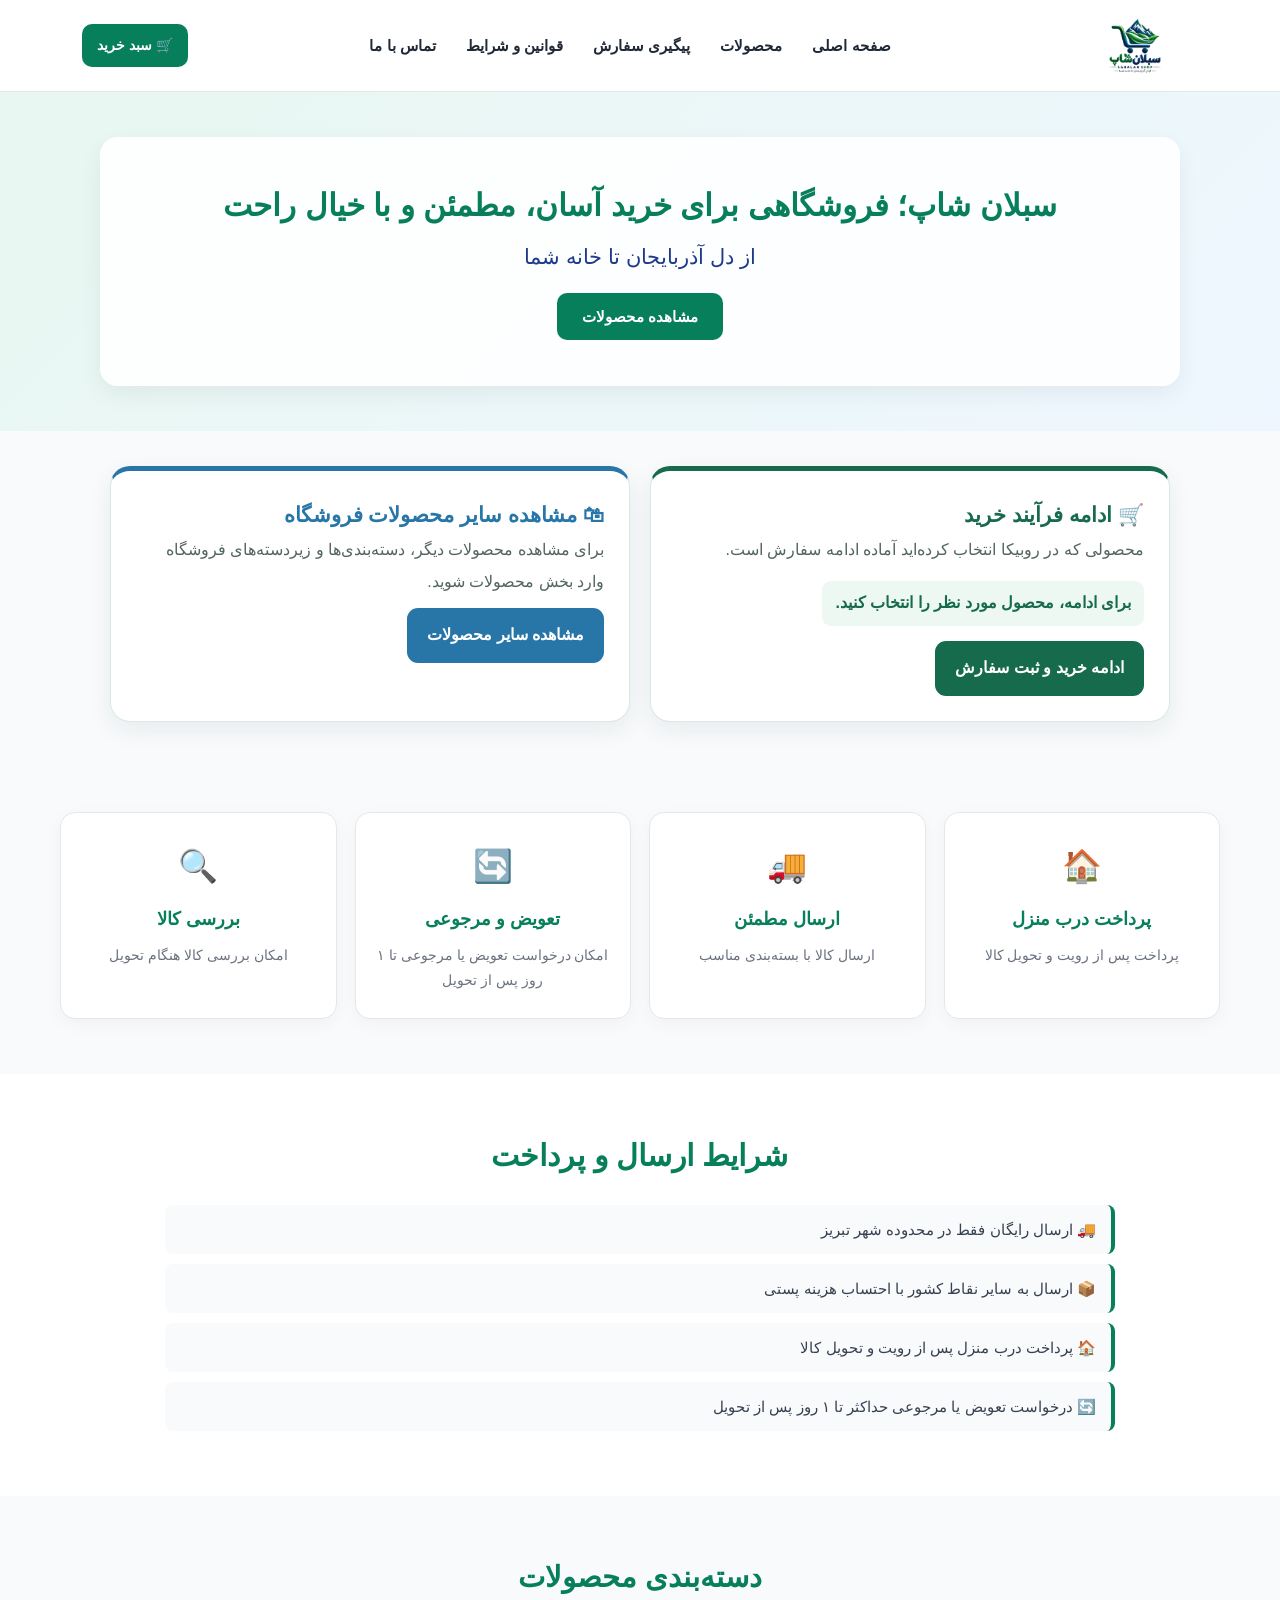
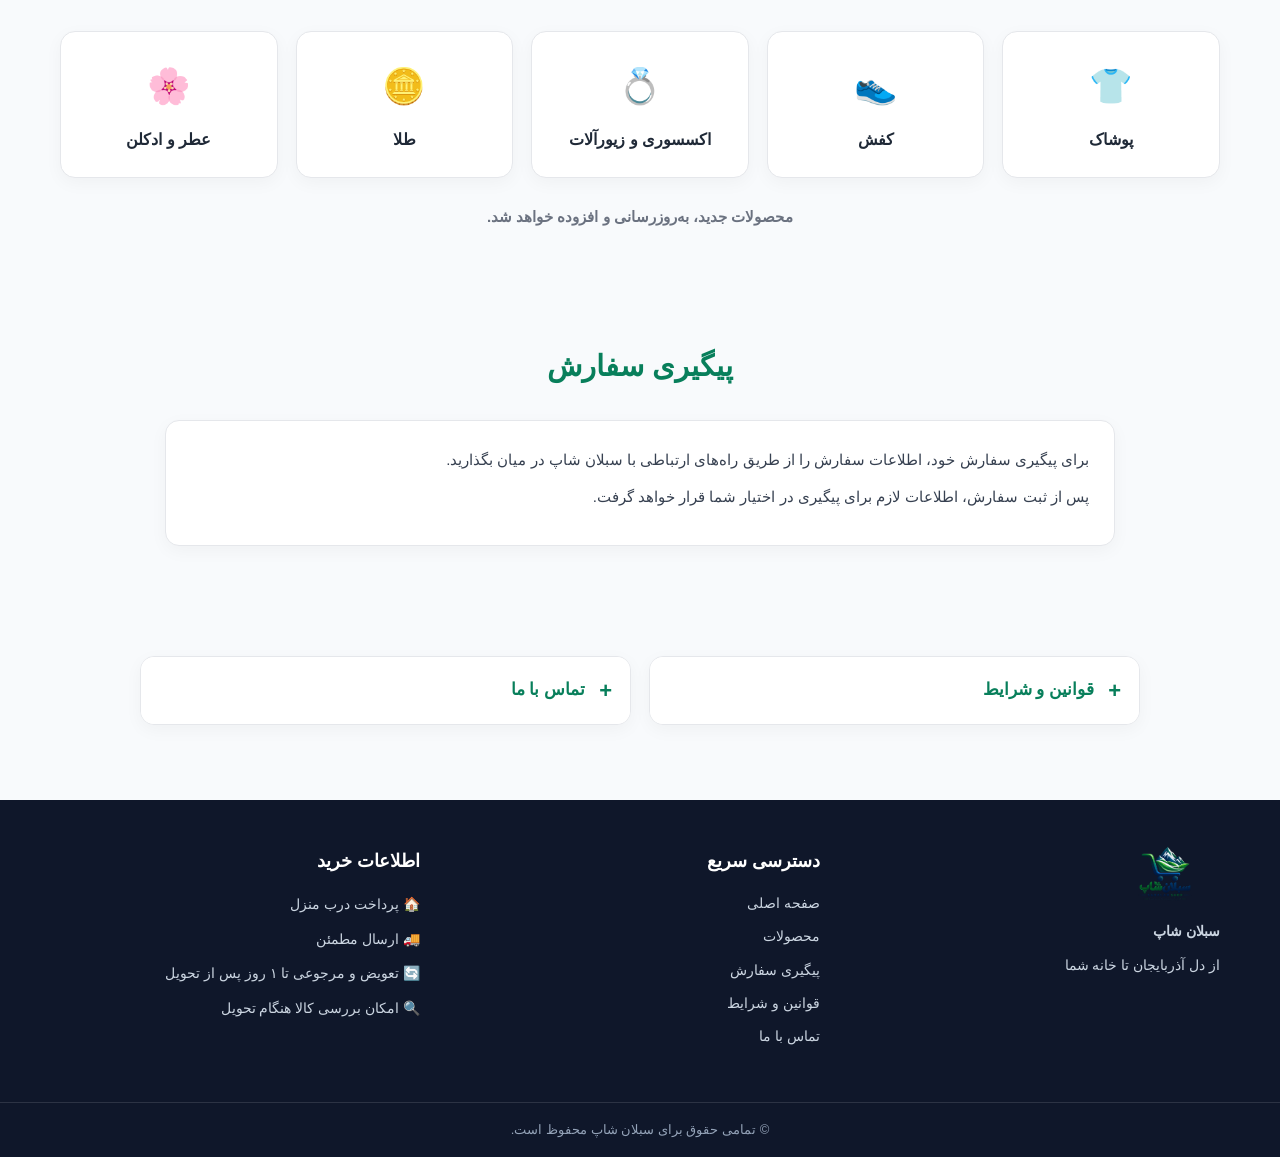
<file: index.html>
<!DOCTYPE html>
<html lang="fa" dir="rtl">
<head>
<meta charset="UTF-8">
<meta name="viewport" content="width=device-width, initial-scale=1.0">
<title>سبلان شاپ | Sabalan Shop</title>
<link rel="stylesheet" href="./css/style.css?v=4">
<style>
.sabalan-tab-content{display:none!important}.sabalan-tab[open] .sabalan-tab-content{display:block!important}.sabalan-tab summary{cursor:pointer}
.bridge-section{max-width:1100px;margin:35px auto;padding:0 20px}.bridge-grid{display:grid;grid-template-columns:1fr 1fr;gap:20px}.bridge-card{background:#fff;border:1px solid #dce9e3;border-radius:20px;padding:25px;box-shadow:0 8px 25px rgba(20,60,46,.07)}.bridge-card.purchase{border-top:5px solid #176b4d}.bridge-card.browse{border-top:5px solid #2876a8}.bridge-card h2{margin-top:0;color:#176b4d;font-size:21px}.bridge-card.browse h2{color:#2876a8}.bridge-card p{line-height:2;color:#53665e}.bridge-code{display:inline-block;background:#eef8f3;border-radius:9px;padding:8px 13px;font-weight:bold;color:#176b4d;margin:5px 0 15px}.bridge-button{display:inline-block;text-decoration:none;border-radius:11px;padding:13px 20px;color:#fff;font-weight:bold;background:#176b4d}.browse .bridge-button{background:#2876a8}.direct-note{display:none;background:#fff8e5;border-right:5px solid #e3a600;border-radius:12px;padding:15px;margin-bottom:20px;line-height:2}.normal-home{display:block}@media(max-width:750px){.bridge-grid{grid-template-columns:1fr}.bridge-card{padding:20px}}
</style>
</head>
<body>
<header class="sabalan-header"><div class="sabalan-header-inner"><div class="sabalan-logo-area"><a href="./index.html" id="logoLink"><img src="./static/images/sabalan_shop_logo.png" alt="سبلان شاپ" class="sabalan-logo"></a></div><nav class="sabalan-menu"><a href="./index.html" id="homeLink">صفحه اصلی</a><a href="./products.html" id="productsLink">محصولات</a><a href="#tracking">پیگیری سفارش</a><a href="#rules">قوانین و شرایط</a><a href="#contact">تماس با ما</a></nav><div class="sabalan-cart"><a href="./products.html" id="cartLink">🛒 سبد خرید</a></div></div></header>
<section class="sabalan-hero"><div class="sabalan-hero-box"><h1>سبلان شاپ؛ فروشگاهی برای خرید آسان، مطمئن و با خیال راحت</h1><p class="sabalan-slogan">از دل آذربایجان تا خانه شما</p><a href="./products.html" id="heroProductsLink" class="sabalan-main-button">مشاهده محصولات</a></div></section>
<section id="rubikaBridge" class="bridge-section" style="display:block"><div id="directNote" class="direct-note">🛒 شما از طریق روبیکا وارد فروشگاه شده‌اید؛ محصول انتخاب‌شده در بخش «ادامه فرآیند خرید» قرار گرفته است.</div><div class="bridge-grid"><div class="bridge-card purchase"><h2>🛒 ادامه فرآیند خرید</h2><p>محصولی که در روبیکا انتخاب کرده‌اید آماده ادامه سفارش است.</p><div id="selectedCode" class="bridge-code">محصول انتخاب‌شده</div><br><a id="continueOrder" class="bridge-button" href="./order.html">ادامه خرید و ثبت سفارش</a></div><div class="bridge-card browse"><h2>🛍 مشاهده سایر محصولات فروشگاه</h2><p>برای مشاهده محصولات دیگر، دسته‌بندی‌ها و زیر‌دسته‌های فروشگاه وارد بخش محصولات شوید.</p><a id="browseProducts" class="bridge-button" href="./products.html">مشاهده سایر محصولات</a></div></div></section>
<section class="sabalan-section normal-home"><div class="sabalan-container"><div class="sabalan-trust-grid"><div class="sabalan-trust-card"><div class="sabalan-trust-icon">🏠</div><h3>پرداخت درب منزل</h3><p>پرداخت پس از رویت و تحویل کالا</p></div><div class="sabalan-trust-card"><div class="sabalan-trust-icon">🚚</div><h3>ارسال مطمئن</h3><p>ارسال کالا با بسته‌بندی مناسب</p></div><div class="sabalan-trust-card"><div class="sabalan-trust-icon">🔄</div><h3>تعویض و مرجوعی</h3><p>امکان درخواست تعویض یا مرجوعی تا ۱ روز پس از تحویل</p></div><div class="sabalan-trust-card"><div class="sabalan-trust-icon">🔍</div><h3>بررسی کالا</h3><p>امکان بررسی کالا هنگام تحویل</p></div></div></div></section>
<section class="sabalan-section sabalan-delivery"><div class="sabalan-container"><h2>شرایط ارسال و پرداخت</h2><div class="sabalan-delivery-box"><p>🚚 ارسال رایگان فقط در محدوده شهر تبریز</p><p>📦 ارسال به سایر نقاط کشور با احتساب هزینه پستی</p><p>🏠 پرداخت درب منزل پس از رویت و تحویل کالا</p><p>🔄 درخواست تعویض یا مرجوعی حداکثر تا ۱ روز پس از تحویل</p></div></div></section>
<section class="sabalan-section"><div class="sabalan-container"><h2 class="sabalan-section-title">دسته‌بندی محصولات</h2><div class="sabalan-category-grid"><a href="./products.html" class="sabalan-category-card"><span class="sabalan-category-icon">👕</span><span>پوشاک</span></a><a href="./products.html" class="sabalan-category-card"><span class="sabalan-category-icon">👟</span><span>کفش</span></a><a href="./products.html" class="sabalan-category-card"><span class="sabalan-category-icon">💍</span><span>اکسسوری و زیورآلات</span></a><a href="./products.html" class="sabalan-category-card"><span class="sabalan-category-icon">🪙</span><span>طلا</span></a><a href="./products.html" class="sabalan-category-card"><span class="sabalan-category-icon">🌸</span><span>عطر و ادکلن</span></a></div><div class="sabalan-products-update">محصولات جدید، به‌روزرسانی و افزوده خواهد شد.</div></div></section>
<section class="sabalan-section" id="tracking"><div class="sabalan-container"><h2 class="sabalan-section-title">پیگیری سفارش</h2><div class="sabalan-tracking-box"><p>برای پیگیری سفارش خود، اطلاعات سفارش را از طریق راه‌های ارتباطی با سبلان شاپ در میان بگذارید.</p><p>پس از ثبت سفارش، اطلاعات لازم برای پیگیری در اختیار شما قرار خواهد گرفت.</p></div></div></section>
<section class="sabalan-section"><div class="sabalan-container"><div class="sabalan-tabs"><details class="sabalan-tab" id="rules"><summary>قوانین و شرایط</summary><div class="sabalan-tab-content"><p>مشتری می‌تواند کالا را هنگام تحویل بررسی کند.</p><p>پرداخت درب منزل پس از رویت و تحویل کالا انجام می‌شود.</p><p>درخواست تعویض یا مرجوعی حداکثر تا ۱ روز پس از تحویل قابل ثبت است.</p><p>ارسال رایگان فقط در محدوده شهر تبریز است.</p><p>ارسال به سایر نقاط کشور با احتساب هزینه پستی انجام می‌شود.</p></div></details><details class="sabalan-tab" id="contact"><summary>تماس با ما</summary><div class="sabalan-tab-content"><p>برای ارتباط با سبلان شاپ و پیگیری سفارش خود می‌توانید از راه‌های ارتباطی اعلام‌شده توسط فروشگاه استفاده کنید.</p><p>سبلان شاپ آماده پاسخگویی به سوالات و درخواست‌های شماست.</p></div></details></div></div></section>
<footer class="sabalan-footer"><div class="sabalan-footer-inner"><div class="sabalan-footer-column sabalan-footer-brand"><a href="./index.html"><img src="./static/images/sabalan_shop_logo.png" alt="لوگوی سبلان شاپ" class="sabalan-footer-logo"></a><p class="sabalan-footer-brand-name">سبلان شاپ</p><p>از دل آذربایجان تا خانه شما</p></div><div class="sabalan-footer-column"><h3>دسترسی سریع</h3><a href="./index.html">صفحه اصلی</a><a href="./products.html">محصولات</a><a href="#tracking">پیگیری سفارش</a><a href="#rules">قوانین و شرایط</a><a href="#contact">تماس با ما</a></div><div class="sabalan-footer-column"><h3>اطلاعات خرید</h3><p>🏠 پرداخت درب منزل</p><p>🚚 ارسال مطمئن</p><p>🔄 تعویض و مرجوعی تا ۱ روز پس از تحویل</p><p>🔍 امکان بررسی کالا هنگام تحویل</p></div></div><div class="sabalan-footer-bottom"><p>© تمامی حقوق برای سبلان شاپ محفوظ است.</p></div></footer>
<script>
(function(){
 const params=new URLSearchParams(location.search); const product=(params.get("product")||"").trim().toUpperCase(); const ref=params.get("customer_ref")||localStorage.getItem("sabalan_customer_ref")||"";
 if(ref) localStorage.setItem("sabalan_customer_ref",ref);
 const withContext=function(href,includeProduct){const u=new URL(href,location.href);if(ref)u.searchParams.set("customer_ref",ref);if(includeProduct&&product)u.searchParams.set("product",product);return u.pathname.split('/').pop()+(u.search?'?'+u.searchParams.toString():'')};
 ["logoLink","homeLink","productsLink","cartLink","heroProductsLink"].forEach(id=>{const a=document.getElementById(id);if(a)a.href=withContext(a.getAttribute("href"),false)});
 document.getElementById("continueOrder").href=withContext("./order.html",true);
 document.getElementById("browseProducts").href=withContext("./products.html",false);
 if(product){document.getElementById("directNote").style.display="block";document.getElementById("selectedCode").textContent="کد محصول: "+product;}else{document.getElementById("selectedCode").textContent="برای ادامه، محصول مورد نظر را انتخاب کنید.";}
})();
</script>
</body>
</html>
</file>
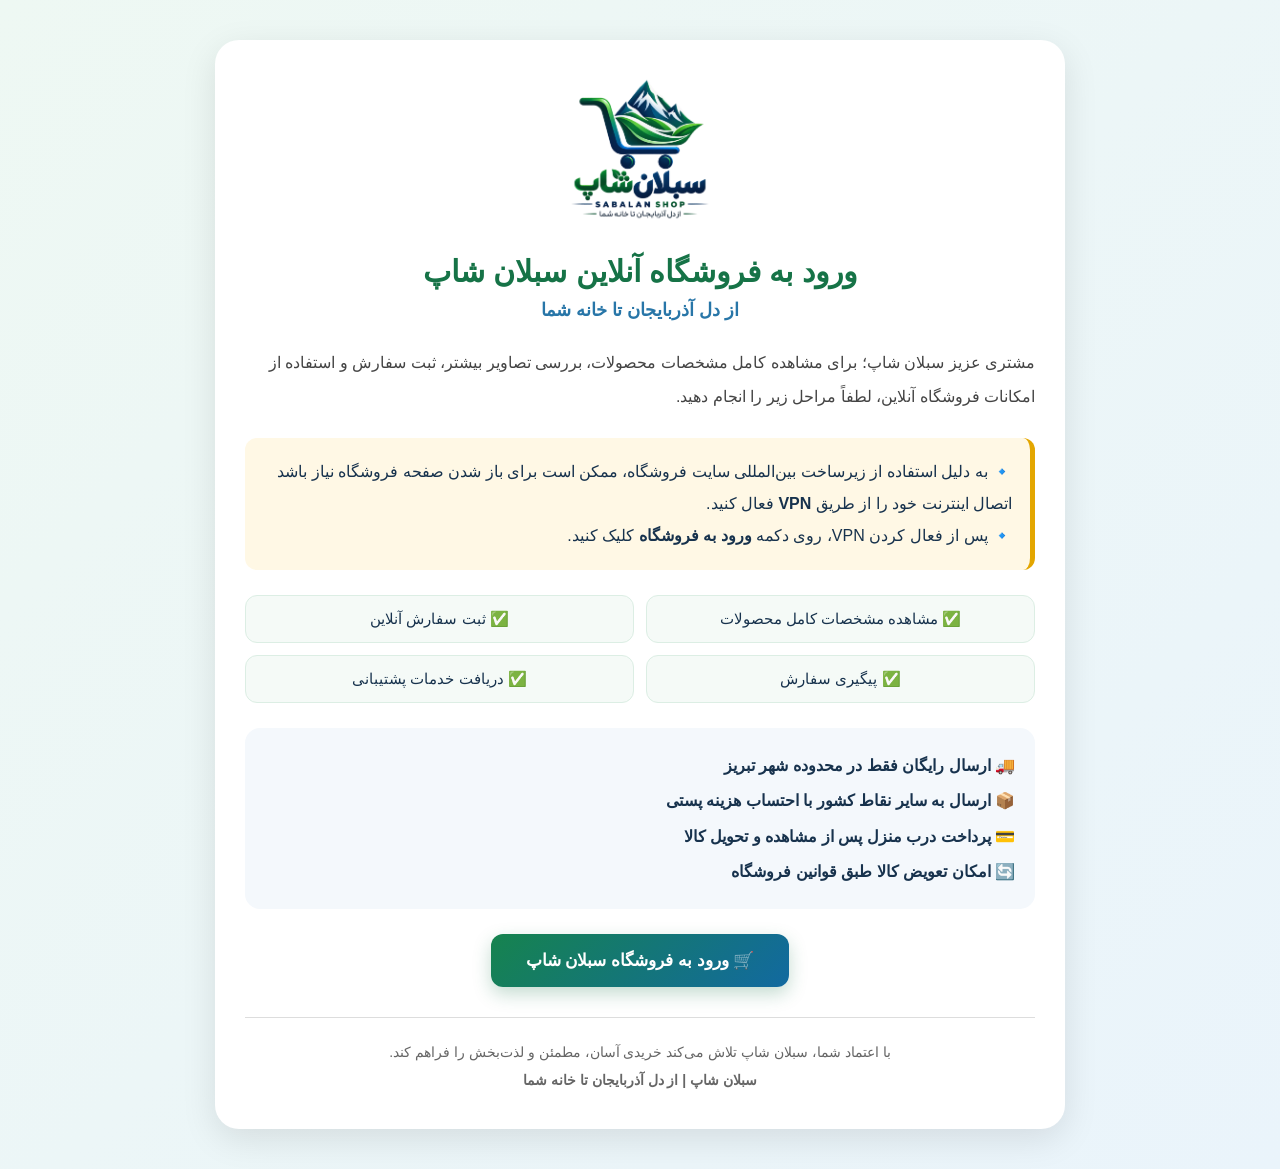
<file: landing.html>
<!DOCTYPE html>
<html lang="fa" dir="rtl">

<head>
    <meta charset="UTF-8">
    <meta name="viewport" content="width=device-width, initial-scale=1.0">

    <title>ورود به فروشگاه سبلان شاپ</title>

    <style>
        * {
            box-sizing: border-box;
        }

        body {
            margin: 0;
            font-family: Tahoma, Arial, sans-serif;
            background: linear-gradient(135deg, #eef8f3, #eaf4fb);
            color: #17324d;
        }

        .container {
            width: min(92%, 850px);
            margin: 40px auto;
        }

        .card {
            background: #ffffff;
            border-radius: 24px;
            padding: 35px 30px;
            box-shadow: 0 10px 35px rgba(0, 0, 0, 0.10);
            text-align: center;
        }

        .logo {
            width: 150px;
            max-width: 60%;
            margin-bottom: 15px;
        }

        h1 {
            margin: 10px 0;
            color: #167347;
            font-size: 30px;
        }

        .slogan {
            color: #2876a8;
            font-size: 18px;
            font-weight: bold;
            margin-bottom: 25px;
        }

        .intro {
            line-height: 2.1;
            font-size: 16px;
            color: #444;
            text-align: right;
            margin-bottom: 25px;
        }

        .notice {
            background: #fff8e5;
            border-right: 5px solid #e3a600;
            padding: 18px;
            border-radius: 12px;
            text-align: right;
            line-height: 2;
            margin-bottom: 25px;
        }

        .features {
            display: grid;
            grid-template-columns: repeat(2, 1fr);
            gap: 12px;
            margin: 25px 0;
        }

        .feature {
            background: #f5faf7;
            border: 1px solid #dceee4;
            border-radius: 12px;
            padding: 14px;
            font-size: 15px;
        }

        .services {
            background: #f4f8fc;
            border-radius: 15px;
            padding: 20px;
            text-align: right;
            line-height: 2.2;
            margin: 25px 0;
        }

        .shop-button {
            display: inline-block;
            text-decoration: none;
            background: linear-gradient(135deg, #16834e, #1269a0);
            color: white;
            padding: 16px 35px;
            border-radius: 12px;
            font-size: 17px;
            font-weight: bold;
            box-shadow: 0 7px 18px rgba(22, 115, 71, 0.25);
            transition: 0.2s;
        }

        .shop-button:hover {
            transform: translateY(-2px);
        }

        .footer {
            margin-top: 30px;
            padding-top: 20px;
            border-top: 1px solid #ddd;
            color: #666;
            line-height: 2;
            font-size: 14px;
        }

        @media (max-width: 600px) {
            .container {
                width: 94%;
                margin: 20px auto;
            }

            .card {
                padding: 25px 18px;
            }

            h1 {
                font-size: 24px;
            }

            .features {
                grid-template-columns: 1fr;
            }

            .shop-button {
                width: 100%;
                padding: 15px 10px;
            }
        }
    </style>
</head>

<body>

    <div class="container">

        <div class="card">

            <img
                src="static/images/sabalan_shop_logo.png"
                alt="سبلان شاپ"
                class="logo"
            >

            <h1>ورود به فروشگاه آنلاین سبلان شاپ</h1>

            <div class="slogan">
                از دل آذربایجان تا خانه شما
            </div>

            <div class="intro">
                مشتری عزیز سبلان شاپ؛ برای مشاهده کامل مشخصات محصولات،
                بررسی تصاویر بیشتر، ثبت سفارش و استفاده از امکانات فروشگاه آنلاین،
                لطفاً مراحل زیر را انجام دهید.
            </div>

            <div class="notice">
                🔹 به دلیل استفاده از زیرساخت بین‌المللی سایت فروشگاه،
                ممکن است برای باز شدن صفحه فروشگاه نیاز باشد اتصال اینترنت خود
                را از طریق <strong>VPN</strong> فعال کنید.
                <br>
                🔹 پس از فعال کردن VPN، روی دکمه
                <strong>ورود به فروشگاه</strong>
                کلیک کنید.
            </div>

            <div class="features">

                <div class="feature">
                    ✅ مشاهده مشخصات کامل محصولات
                </div>

                <div class="feature">
                    ✅ ثبت سفارش آنلاین
                </div>

                <div class="feature">
                    ✅ پیگیری سفارش
                </div>

                <div class="feature">
                    ✅ دریافت خدمات پشتیبانی
                </div>

            </div>

            <div class="services">

                🚚 <strong>ارسال رایگان فقط در محدوده شهر تبریز</strong>
                <br>

                📦 <strong>ارسال به سایر نقاط کشور با احتساب هزینه پستی</strong>
                <br>

                💳 <strong>پرداخت درب منزل پس از مشاهده و تحویل کالا</strong>
                <br>

                🔄 <strong>امکان تعویض کالا طبق قوانین فروشگاه</strong>

            </div>

            <a
                id="shopLink"
                class="shop-button"
                href="site/index.html"
            >
                🛒 ورود به فروشگاه سبلان شاپ
            </a>

            <div class="footer">

                با اعتماد شما، سبلان شاپ تلاش می‌کند
                خریدی آسان، مطمئن و لذت‌بخش را فراهم کند.

                <br>

                <strong>سبلان شاپ | از دل آذربایجان تا خانه شما</strong>

            </div>

        </div>

    </div>

    <script>
        const params = new URLSearchParams(window.location.search);

        const product = params.get("product") || "";
        const customer = params.get("customer_ref") || "";

        let target = "site/index.html";

        const query = new URLSearchParams();

        if (product) {
            query.set("product", product);
        }

        if (customer) {
            query.set("customer_ref", customer);
        }

        if (query.toString()) {
            target += "?" + query.toString();
        }

        document.getElementById("shopLink").href = target;
    </script>

</body>

</html>
</file>
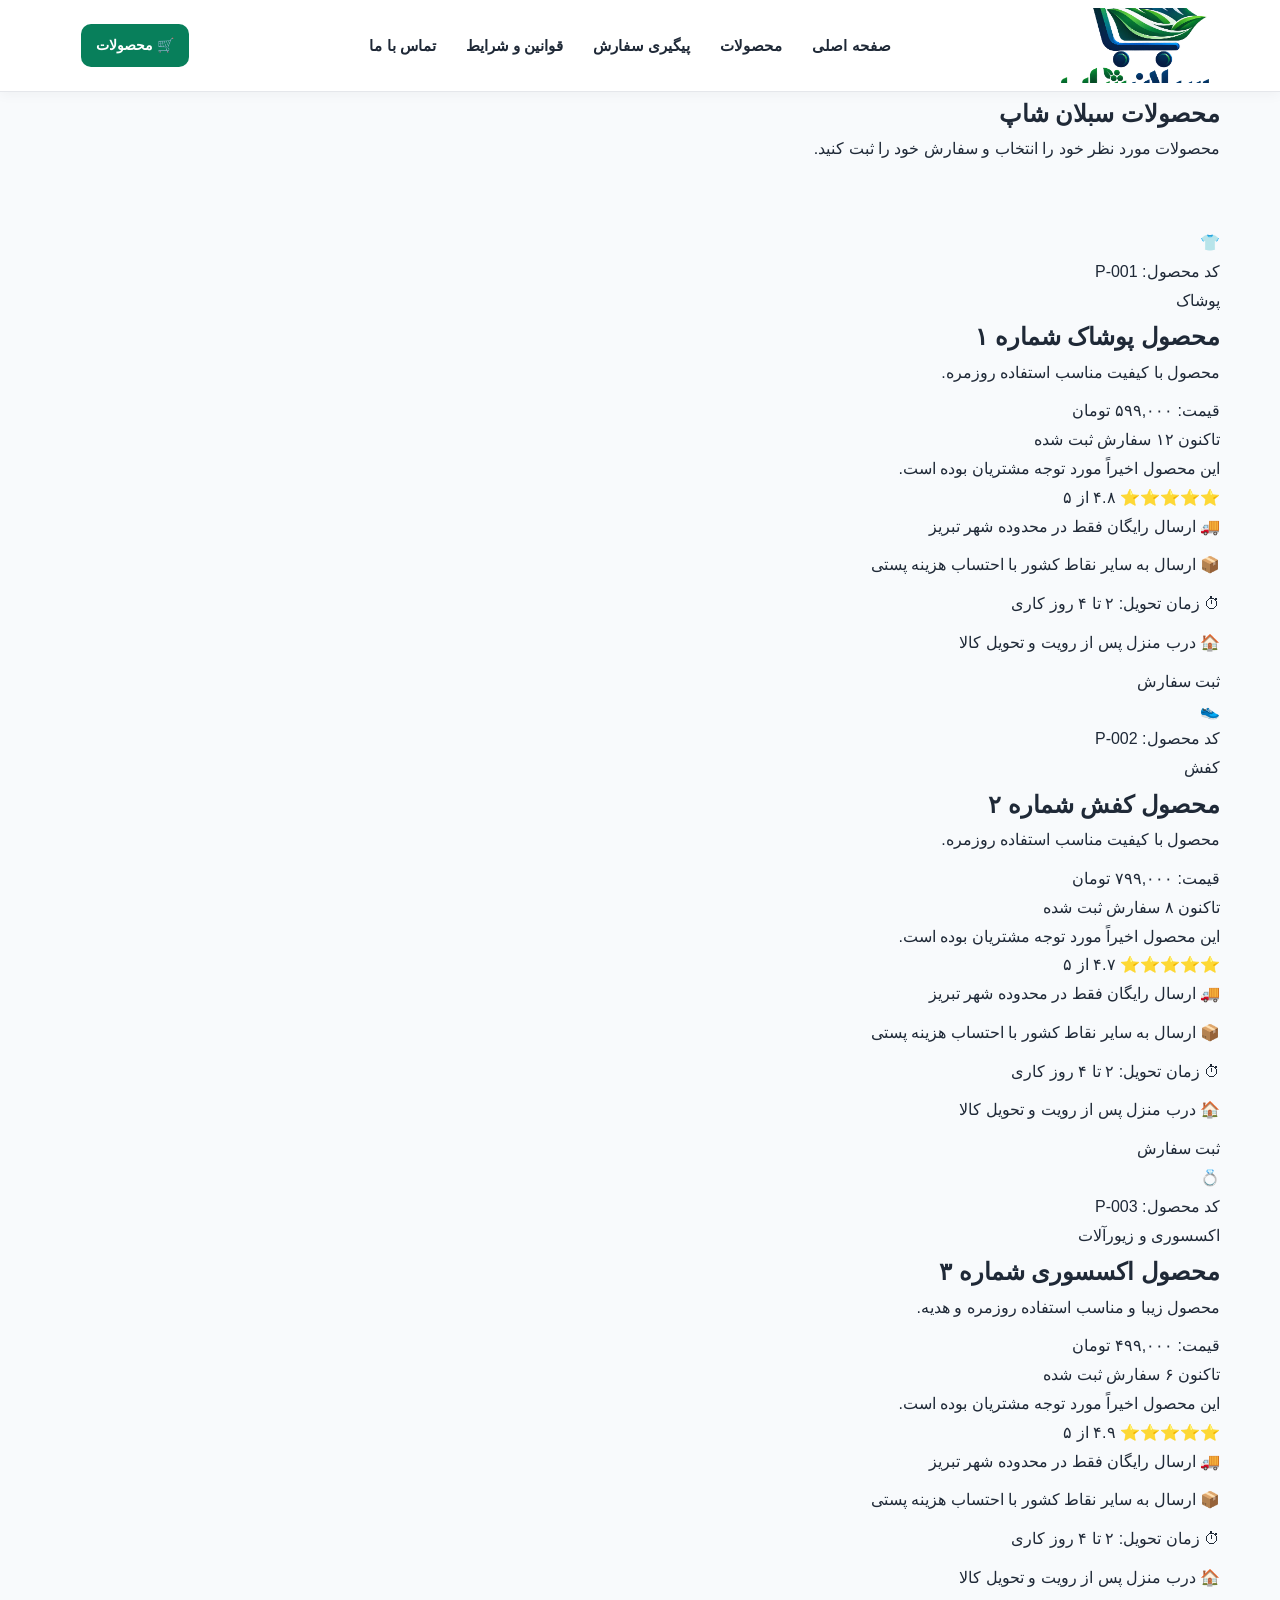
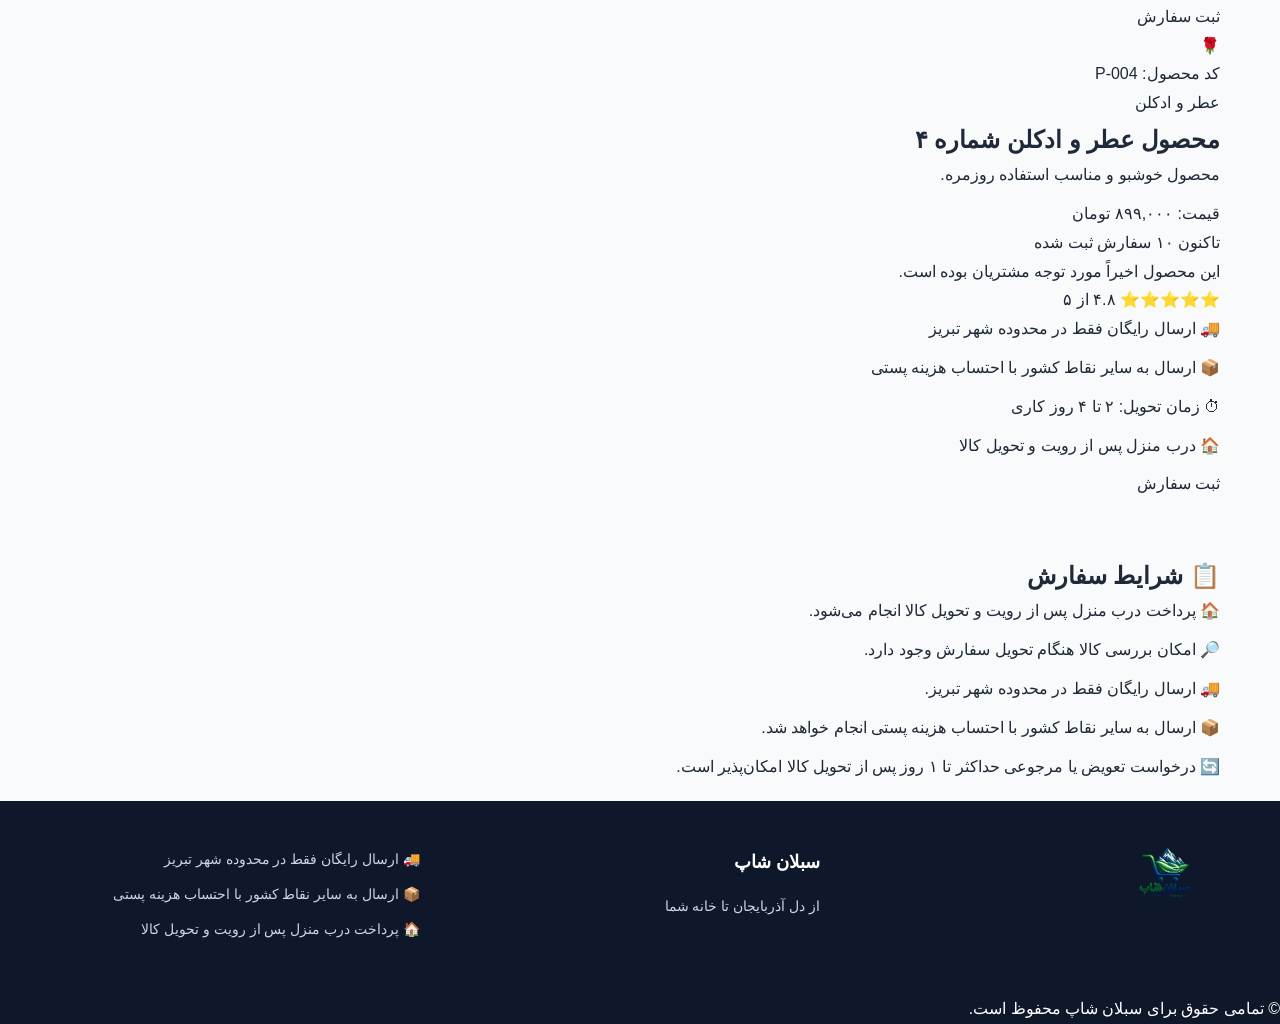
<file: products.html>
<!DOCTYPE html>
<html lang="fa" dir="rtl">

<head>

    <meta charset="UTF-8">

    <meta name="viewport" content="width=device-width, initial-scale=1.0">

    <title>محصولات | سبلان شاپ</title>

    <link rel="stylesheet" href="./css/style.css?v=2">

</head>


<body>


<header class="sabalan-header">

    <div class="sabalan-header-inner">


        <div class="sabalan-logo-area">

            <a href="./index.html">

                <img
                    src="./static/images/sabalan_shop_logo.png"
                    alt="لوگوی سبلان شاپ"
                    class="sabalan-header-logo"
                    onerror="this.onerror=null;this.src='./site/static/images/sabalan_shop_logo.png';"
                >

            </a>

        </div>


        <nav class="sabalan-menu">

            <a href="./index.html">صفحه اصلی</a>

            <a href="./products.html">محصولات</a>

            <a href="./index.html#tracking">پیگیری سفارش</a>

            <a href="./index.html#rules">قوانین و شرایط</a>

            <a href="./index.html#contact">تماس با ما</a>

        </nav>


        <div class="sabalan-cart">

            <a href="./products.html">
                🛒 محصولات
            </a>

        </div>


    </div>

</header>



<main>


    <!-- عنوان صفحه -->

    <section class="sabalan-page-title">

        <div class="sabalan-container">

            <h1>
                محصولات سبلان شاپ
            </h1>

            <p>
                محصولات مورد نظر خود را انتخاب و سفارش خود را ثبت کنید.
            </p>

        </div>

    </section>



    <!-- محصولات -->

    <section class="sabalan-section">

        <div class="sabalan-container">

            <div class="sabalan-products-grid">


                <!-- محصول P-001 -->

                <div class="sabalan-product-card">

                    <div class="sabalan-product-image">
                        👕
                    </div>

                    <div class="sabalan-product-content">

                        <div class="sabalan-product-code">
                            کد محصول: P-001
                        </div>

                        <div class="sabalan-product-category">
                            پوشاک
                        </div>

                        <h2 class="sabalan-product-title">
                            محصول پوشاک شماره ۱
                        </h2>

                        <p class="sabalan-product-description">
                            محصول با کیفیت مناسب استفاده روزمره.
                        </p>

                        <div class="sabalan-product-price">
                            قیمت: ۵۹۹,۰۰۰ تومان
                        </div>

                        <div class="sabalan-product-orders">
                            تاکنون ۱۲ سفارش ثبت شده
                        </div>

                        <div class="sabalan-product-popular">
                            این محصول اخیراً مورد توجه مشتریان بوده است.
                        </div>

                        <div class="sabalan-product-rating">
                            ⭐⭐⭐⭐⭐
                            <span>۴.۸ از ۵</span>
                        </div>

                        <div class="sabalan-product-details">

                            <p>
                                🚚 ارسال رایگان فقط در محدوده شهر تبریز
                            </p>

                            <p>
                                📦 ارسال به سایر نقاط کشور با احتساب هزینه پستی
                            </p>

                            <p>
                                ⏱ زمان تحویل: ۲ تا ۴ روز کاری
                            </p>

                            <p>
                                🏠 درب منزل پس از رویت و تحویل کالا
                            </p>

                        </div>

                        <a href="#" class="sabalan-order-button">
                            ثبت سفارش
                        </a>

                    </div>

                </div>



                <!-- محصول P-002 -->

                <div class="sabalan-product-card">

                    <div class="sabalan-product-image">
                        👟
                    </div>

                    <div class="sabalan-product-content">

                        <div class="sabalan-product-code">
                            کد محصول: P-002
                        </div>

                        <div class="sabalan-product-category">
                            کفش
                        </div>

                        <h2 class="sabalan-product-title">
                            محصول کفش شماره ۲
                        </h2>

                        <p class="sabalan-product-description">
                            محصول با کیفیت مناسب استفاده روزمره.
                        </p>

                        <div class="sabalan-product-price">
                            قیمت: ۷۹۹,۰۰۰ تومان
                        </div>

                        <div class="sabalan-product-orders">
                            تاکنون ۸ سفارش ثبت شده
                        </div>

                        <div class="sabalan-product-popular">
                            این محصول اخیراً مورد توجه مشتریان بوده است.
                        </div>

                        <div class="sabalan-product-rating">
                            ⭐⭐⭐⭐⭐
                            <span>۴.۷ از ۵</span>
                        </div>

                        <div class="sabalan-product-details">

                            <p>
                                🚚 ارسال رایگان فقط در محدوده شهر تبریز
                            </p>

                            <p>
                                📦 ارسال به سایر نقاط کشور با احتساب هزینه پستی
                            </p>

                            <p>
                                ⏱ زمان تحویل: ۲ تا ۴ روز کاری
                            </p>

                            <p>
                                🏠 درب منزل پس از رویت و تحویل کالا
                            </p>

                        </div>

                        <a href="#" class="sabalan-order-button">
                            ثبت سفارش
                        </a>

                    </div>

                </div>



                <!-- محصول P-003 -->

                <div class="sabalan-product-card">

                    <div class="sabalan-product-image">
                        💍
                    </div>

                    <div class="sabalan-product-content">

                        <div class="sabalan-product-code">
                            کد محصول: P-003
                        </div>

                        <div class="sabalan-product-category">
                            اکسسوری و زیورآلات
                        </div>

                        <h2 class="sabalan-product-title">
                            محصول اکسسوری شماره ۳
                        </h2>

                        <p class="sabalan-product-description">
                            محصول زیبا و مناسب استفاده روزمره و هدیه.
                        </p>

                        <div class="sabalan-product-price">
                            قیمت: ۴۹۹,۰۰۰ تومان
                        </div>

                        <div class="sabalan-product-orders">
                            تاکنون ۶ سفارش ثبت شده
                        </div>

                        <div class="sabalan-product-popular">
                            این محصول اخیراً مورد توجه مشتریان بوده است.
                        </div>

                        <div class="sabalan-product-rating">
                            ⭐⭐⭐⭐⭐
                            <span>۴.۹ از ۵</span>
                        </div>

                        <div class="sabalan-product-details">

                            <p>
                                🚚 ارسال رایگان فقط در محدوده شهر تبریز
                            </p>

                            <p>
                                📦 ارسال به سایر نقاط کشور با احتساب هزینه پستی
                            </p>

                            <p>
                                ⏱ زمان تحویل: ۲ تا ۴ روز کاری
                            </p>

                            <p>
                                🏠 درب منزل پس از رویت و تحویل کالا
                            </p>

                        </div>

                        <a href="#" class="sabalan-order-button">
                            ثبت سفارش
                        </a>

                    </div>

                </div>



                <!-- محصول P-004 -->

                <div class="sabalan-product-card">

                    <div class="sabalan-product-image">
                        🌹
                    </div>

                    <div class="sabalan-product-content">

                        <div class="sabalan-product-code">
                            کد محصول: P-004
                        </div>

                        <div class="sabalan-product-category">
                            عطر و ادکلن
                        </div>

                        <h2 class="sabalan-product-title">
                            محصول عطر و ادکلن شماره ۴
                        </h2>

                        <p class="sabalan-product-description">
                            محصول خوشبو و مناسب استفاده روزمره.
                        </p>

                        <div class="sabalan-product-price">
                            قیمت: ۸۹۹,۰۰۰ تومان
                        </div>

                        <div class="sabalan-product-orders">
                            تاکنون ۱۰ سفارش ثبت شده
                        </div>

                        <div class="sabalan-product-popular">
                            این محصول اخیراً مورد توجه مشتریان بوده است.
                        </div>

                        <div class="sabalan-product-rating">
                            ⭐⭐⭐⭐⭐
                            <span>۴.۸ از ۵</span>
                        </div>

                        <div class="sabalan-product-details">

                            <p>
                                🚚 ارسال رایگان فقط در محدوده شهر تبریز
                            </p>

                            <p>
                                📦 ارسال به سایر نقاط کشور با احتساب هزینه پستی
                            </p>

                            <p>
                                ⏱ زمان تحویل: ۲ تا ۴ روز کاری
                            </p>

                            <p>
                                🏠 درب منزل پس از رویت و تحویل کالا
                            </p>

                        </div>

                        <a href="#" class="sabalan-order-button">
                            ثبت سفارش
                        </a>

                    </div>

                </div>


            </div>

        </div>

    </section>



    <!-- شرایط سفارش -->

    <section class="sabalan-conditions">

        <div class="sabalan-container">

            <h2>
                📋 شرایط سفارش
            </h2>

            <div class="sabalan-conditions-box">

                <p>
                    🏠 پرداخت درب منزل پس از رویت و تحویل کالا انجام می‌شود.
                </p>

                <p>
                    🔎 امکان بررسی کالا هنگام تحویل سفارش وجود دارد.
                </p>

                <p>
                    🚚 ارسال رایگان فقط در محدوده شهر تبریز.
                </p>

                <p>
                    📦 ارسال به سایر نقاط کشور با احتساب هزینه پستی انجام خواهد شد.
                </p>

                <p>
                    🔄 درخواست تعویض یا مرجوعی حداکثر تا ۱ روز پس از تحویل کالا امکان‌پذیر است.
                </p>

            </div>

        </div>

    </section>


</main>



<!-- فوتر -->

<footer class="sabalan-footer">

    <div class="sabalan-footer-inner">


        <div class="sabalan-footer-logo-box">

            <img
                src="./static/images/sabalan_shop_logo.png"
                alt="لوگوی سبلان شاپ"
                class="sabalan-footer-logo"
                onerror="this.onerror=null;this.src='./site/static/images/sabalan_shop_logo.png';"
            >

        </div>


        <div class="sabalan-footer-column">

            <h3>
                سبلان شاپ
            </h3>

            <p>
                از دل آذربایجان تا خانه شما
            </p>

        </div>


        <div class="sabalan-footer-column">

            <p>
                🚚 ارسال رایگان فقط در محدوده شهر تبریز
            </p>

            <p>
                📦 ارسال به سایر نقاط کشور با احتساب هزینه پستی
            </p>

            <p>
                🏠 پرداخت درب منزل پس از رویت و تحویل کالا
            </p>

        </div>


    </div>


    <div class="sabalan-copyright">

        © تمامی حقوق برای سبلان شاپ محفوظ است.

    </div>

</footer>


</body>
</html>
</file>
<file: css/style.css>
/* =========================================================
   SABALAN SHOP
   Main Stylesheet
   ========================================================= */


/* ================= RESET ================= */

* {
    box-sizing: border-box;
    margin: 0;
    padding: 0;
}


html {
    scroll-behavior: smooth;
}


body {
    direction: rtl;
    font-family: Tahoma, Arial, sans-serif;
    background: #f8fafc;
    color: #1f2937;
    line-height: 1.8;
}


a {
    text-decoration: none;
    color: inherit;
}


img {
    max-width: 100%;
    display: block;
}


p {
    margin-bottom: 10px;
}


/* ================= CONTAINER ================= */

.sabalan-container {
    width: 100%;
    max-width: 1200px;
    margin-left: auto;
    margin-right: auto;
    padding-left: 20px;
    padding-right: 20px;
}


/* ================= HEADER ================= */

.sabalan-header {
    width: 100%;
    background: #ffffff;
    border-bottom: 1px solid #e5e7eb;
    box-shadow: 0 3px 12px rgba(0, 0, 0, 0.04);
}


.sabalan-header-inner {
    width: 100%;
    max-width: 1200px;
    min-height: 90px;
    margin-left: auto;
    margin-right: auto;
    padding: 8px 20px;

    display: grid;
    grid-template-columns: 170px 1fr 150px;
    align-items: center;
    gap: 20px;
}


/* ================= TOP LOGO ================= */

.sabalan-logo-area {
    width: 170px;
    height: 75px;

    display: flex;
    align-items: center;
    justify-content: flex-start;

    overflow: hidden;
}


.sabalan-logo-area a {
    display: flex;
    align-items: center;
    justify-content: center;

    width: 100%;
    height: 100%;
}


.sabalan-logo {
    width: 120px !important;
    height: 58px !important;

    max-width: 120px !important;
    max-height: 58px !important;

    object-fit: contain !important;

    display: block !important;
}


/* ================= MENU ================= */

.sabalan-menu {
    display: flex;
    align-items: center;
    justify-content: center;
    flex-wrap: wrap;
    gap: 22px;
}


.sabalan-menu a {
    color: #1f2937;
    font-size: 15px;
    font-weight: 700;

    padding: 7px 4px;

    transition: color 0.2s ease;
}


.sabalan-menu a:hover {
    color: #087f5b;
}


/* ================= CART ================= */

.sabalan-cart {
    width: 150px;

    display: flex;
    justify-content: center;
    align-items: center;
}


.sabalan-cart a {
    background: #087f5b;
    color: #ffffff;

    padding: 9px 15px;

    border-radius: 10px;

    font-size: 14px;
    font-weight: 700;

    white-space: nowrap;
}


.sabalan-cart a:hover {
    background: #066b4d;
}


/* ================= HERO ================= */

.sabalan-hero {
    width: 100%;

    background:
        linear-gradient(
            135deg,
            #e8f7f1,
            #eef7ff
        );

    padding: 45px 20px;
}


.sabalan-hero-box {
    width: 100%;
    max-width: 1080px;

    min-height: 245px;

    margin-left: auto;
    margin-right: auto;

    padding: 45px 35px;

    background: rgba(255, 255, 255, 0.88);

    border: 1px solid rgba(255, 255, 255, 0.95);

    border-radius: 18px;

    box-shadow:
        0 8px 25px rgba(0, 0, 0, 0.06);

    text-align: center;

    overflow: hidden;
}


/* MAIN HERO TITLE */

.sabalan-hero h1 {
    color: #087f5b;

    font-size: 31px;

    font-weight: 800;

    line-height: 1.5;

    margin-bottom: 8px;

    text-align: center;

    white-space: nowrap;
}


/* SLOGAN */

.sabalan-hero .sabalan-slogan {
    color: #1e3a8a;

    font-size: 21px;

    font-weight: normal;

    line-height: 1.8;

    margin-bottom: 18px;

    text-align: center;
}


/* MAIN BUTTON */

.sabalan-main-button {
    display: inline-block;

    background: #087f5b;
    color: #ffffff;

    padding: 10px 25px;

    border-radius: 10px;

    font-size: 15px;
    font-weight: 700;

    transition: 0.2s ease;
}


.sabalan-main-button:hover {
    background: #066b4d;
    transform: translateY(-1px);
}


/* ================= GENERAL SECTION ================= */

.sabalan-section {
    width: 100%;
    padding: 55px 0;
}


/* ================= TRUST ================= */

.sabalan-trust-grid {
    width: 100%;

    display: grid;

    grid-template-columns:
        repeat(4, minmax(0, 1fr));

    gap: 18px;
}


.sabalan-trust-card {
    background: #ffffff;

    border: 1px solid #e5e7eb;

    border-radius: 15px;

    padding: 25px 18px;

    text-align: center;

    box-shadow:
        0 5px 18px rgba(0, 0, 0, 0.04);
}


.sabalan-trust-icon {
    font-size: 32px;
    margin-bottom: 8px;
}


.sabalan-trust-card h3 {
    color: #087f5b;

    font-size: 18px;

    margin-bottom: 7px;
}


.sabalan-trust-card p {
    color: #6b7280;

    font-size: 14px;

    margin-bottom: 0;
}


/* ================= DELIVERY ================= */

.sabalan-delivery {
    background: #ffffff;
}


.sabalan-delivery h2 {
    text-align: center;

    color: #087f5b;

    font-size: 30px;

    margin-bottom: 22px;
}


.sabalan-delivery-box {
    max-width: 950px;

    margin-left: auto;
    margin-right: auto;

    text-align: right;
}


.sabalan-delivery-box p {
    background: #f8fafc;

    border-right: 4px solid #087f5b;

    border-radius: 8px;

    padding: 11px 15px;

    margin-bottom: 10px;

    color: #374151;

    font-size: 15px;
}


/* ================= SECTION TITLE ================= */

.sabalan-section-title {
    color: #087f5b;

    font-size: 29px;

    text-align: center;

    margin-bottom: 28px;
}


/* ================= CATEGORIES ================= */

.sabalan-category-grid {
    width: 100%;

    display: grid;

    grid-template-columns:
        repeat(5, minmax(0, 1fr));

    gap: 18px;
}


.sabalan-category-card {
    min-height: 135px;

    background: #ffffff;

    border: 1px solid #e5e7eb;

    border-radius: 15px;

    padding: 22px 15px;

    display: flex;

    flex-direction: column;

    align-items: center;

    justify-content: center;

    gap: 9px;

    color: #1f2937;

    font-size: 16px;

    font-weight: 700;

    box-shadow:
        0 5px 18px rgba(0, 0, 0, 0.04);

    transition: 0.2s ease;
}


.sabalan-category-card:hover {
    transform: translateY(-3px);

    border-color: #087f5b;

    color: #087f5b;
}


.sabalan-category-icon {
    font-size: 35px;
}


/* PRODUCTS UPDATE TEXT */

.sabalan-products-update {
    margin-top: 25px;

    text-align: center;

    color: #6b7280;

    font-size: 15px;

    font-weight: 600;
}


/* ================= TRACKING ================= */

.sabalan-tracking-box {
    max-width: 950px;

    margin-left: auto;
    margin-right: auto;

    text-align: right;

    background: #ffffff;

    border: 1px solid #e5e7eb;

    border-radius: 14px;

    padding: 25px;

    box-shadow:
        0 5px 18px rgba(0, 0, 0, 0.04);
}


.sabalan-tracking-box p {
    color: #374151;

    font-size: 15px;
}


/* ================= TABS ================= */

.sabalan-tabs {
    width: 100%;

    max-width: 1000px;

    margin-left: auto;
    margin-right: auto;

    display: grid;

    grid-template-columns:
        repeat(2, minmax(0, 1fr));

    gap: 18px;

    align-items: start;
}


.sabalan-tab {
    background: #ffffff;

    border: 1px solid #e5e7eb;

    border-radius: 14px;

    overflow: hidden;

    box-shadow:
        0 5px 18px rgba(0, 0, 0, 0.04);
}


.sabalan-tab summary {
    list-style: none;

    position: relative;

    padding: 18px 45px 18px 18px;

    color: #087f5b;

    font-size: 17px;

    font-weight: 800;

    background: #ffffff;

    text-align: right;
}


.sabalan-tab summary::-webkit-details-marker {
    display: none;
}


.sabalan-tab summary::before {
    content: "+";

    position: absolute;

    right: 18px;

    top: 50%;

    transform: translateY(-50%);

    font-size: 22px;

    color: #087f5b;
}


.sabalan-tab[open] summary::before {
    content: "−";
}


.sabalan-tab-content {
    padding: 0 20px 20px 20px;

    text-align: right;

    color: #4b5563;

    font-size: 14px;
}


.sabalan-tab-content p {
    margin-bottom: 8px;
}


/* ================= FOOTER ================= */

.sabalan-footer {
    width: 100%;

    background: #0f172a;

    color: #ffffff;

    margin-top: 20px;
}


.sabalan-footer-inner {
    width: 100%;

    max-width: 1200px;

    margin-left: auto;
    margin-right: auto;

    padding: 45px 20px;

    display: grid;

    grid-template-columns:
        repeat(3, minmax(0, 1fr));

    gap: 40px;

    align-items: start;
}


.sabalan-footer-column {
    text-align: right;
}


.sabalan-footer-brand {
    display: flex;

    flex-direction: column;

    align-items: flex-start;
}


.sabalan-footer-brand > a {
    display: block;

    width: 120px;

    height: 65px;

    margin-bottom: 12px;

    overflow: hidden;
}


.sabalan-footer-logo {
    width: 110px !important;

    height: 58px !important;

    max-width: 110px !important;

    max-height: 58px !important;

    object-fit: contain !important;

    display: block !important;
}


.sabalan-footer-brand-name {
    color: #ffffff;

    font-size: 18px;

    font-weight: 800;

    margin-bottom: 5px;
}


.sabalan-footer-column h3 {
    color: #ffffff;

    font-size: 18px;

    margin-bottom: 14px;
}


.sabalan-footer-column a {
    display: block;

    width: fit-content;

    color: #cbd5e1;

    font-size: 14px;

    margin-bottom: 8px;

    transition: color 0.2s ease;
}


.sabalan-footer-column a:hover {
    color: #ffffff;
}


.sabalan-footer-column p {
    color: #cbd5e1;

    font-size: 14px;

    margin-bottom: 8px;

    line-height: 1.9;
}


.sabalan-footer-bottom {
    border-top: 1px solid rgba(255, 255, 255, 0.12);

    text-align: center;

    padding: 15px 20px;
}


.sabalan-footer-bottom p {
    color: #94a3b8;

    font-size: 13px;

    margin: 0;
}


/* ================= RESPONSIVE 1100 ================= */

@media (max-width: 1100px) {

    .sabalan-category-grid {
        grid-template-columns:
            repeat(3, minmax(0, 1fr));
    }

}


/* ================= RESPONSIVE 1000 ================= */

@media (max-width: 1000px) {

    .sabalan-trust-grid {
        grid-template-columns:
            repeat(2, minmax(0, 1fr));
    }


    .sabalan-hero-box {
        max-width: 950px;
    }


    .sabalan-hero h1 {
        font-size: 29px;
    }

}


/* ================= RESPONSIVE 800 ================= */

@media (max-width: 800px) {

    .sabalan-header-inner {
        grid-template-columns: 1fr;

        justify-items: center;

        gap: 8px;

        padding-top: 12px;
        padding-bottom: 12px;
    }


    .sabalan-logo-area {
        justify-content: center;
    }


    .sabalan-menu {
        gap: 12px;
    }


    .sabalan-cart {
        width: auto;
    }


    .sabalan-tabs {
        grid-template-columns: 1fr;
    }


    .sabalan-footer-inner {
        grid-template-columns: 1fr;

        gap: 28px;
    }


    .sabalan-footer-column,
    .sabalan-footer-brand {
        text-align: center;

        align-items: center;
    }


    .sabalan-footer-column a {
        margin-left: auto;
        margin-right: auto;
    }

}


/* ================= RESPONSIVE 650 ================= */

@media (max-width: 650px) {

    .sabalan-section {
        padding: 40px 0;
    }


    .sabalan-trust-grid {
        grid-template-columns: 1fr;
    }


    .sabalan-category-grid {
        grid-template-columns:
            repeat(2, minmax(0, 1fr));
    }


    .sabalan-hero {
        padding: 30px 15px;
    }


    .sabalan-hero-box {
        max-width: 100%;

        min-height: 240px;

        padding: 35px 18px;
    }


    .sabalan-hero h1 {
        font-size: 25px;

        line-height: 1.7;

        white-space: normal;
    }


    .sabalan-hero .sabalan-slogan {
        font-size: 18px;
    }


    .sabalan-delivery h2 {
        font-size: 26px;
    }


    .sabalan-section-title {
        font-size: 26px;
    }

}


/* ================= RESPONSIVE 450 ================= */

@media (max-width: 450px) {

    .sabalan-container {
        padding-left: 15px;
        padding-right: 15px;
    }


    .sabalan-category-grid {
        grid-template-columns: 1fr;
    }


    .sabalan-menu {
        font-size: 14px;

        gap: 9px;
    }


    .sabalan-menu a {
        font-size: 14px;
    }


    .sabalan-hero h1 {
        font-size: 22px;
    }


    .sabalan-hero .sabalan-slogan {
        font-size: 17px;
    }


    .sabalan-footer-inner {
        padding-left: 15px;
        padding-right: 15px;
    }

}
</file>
